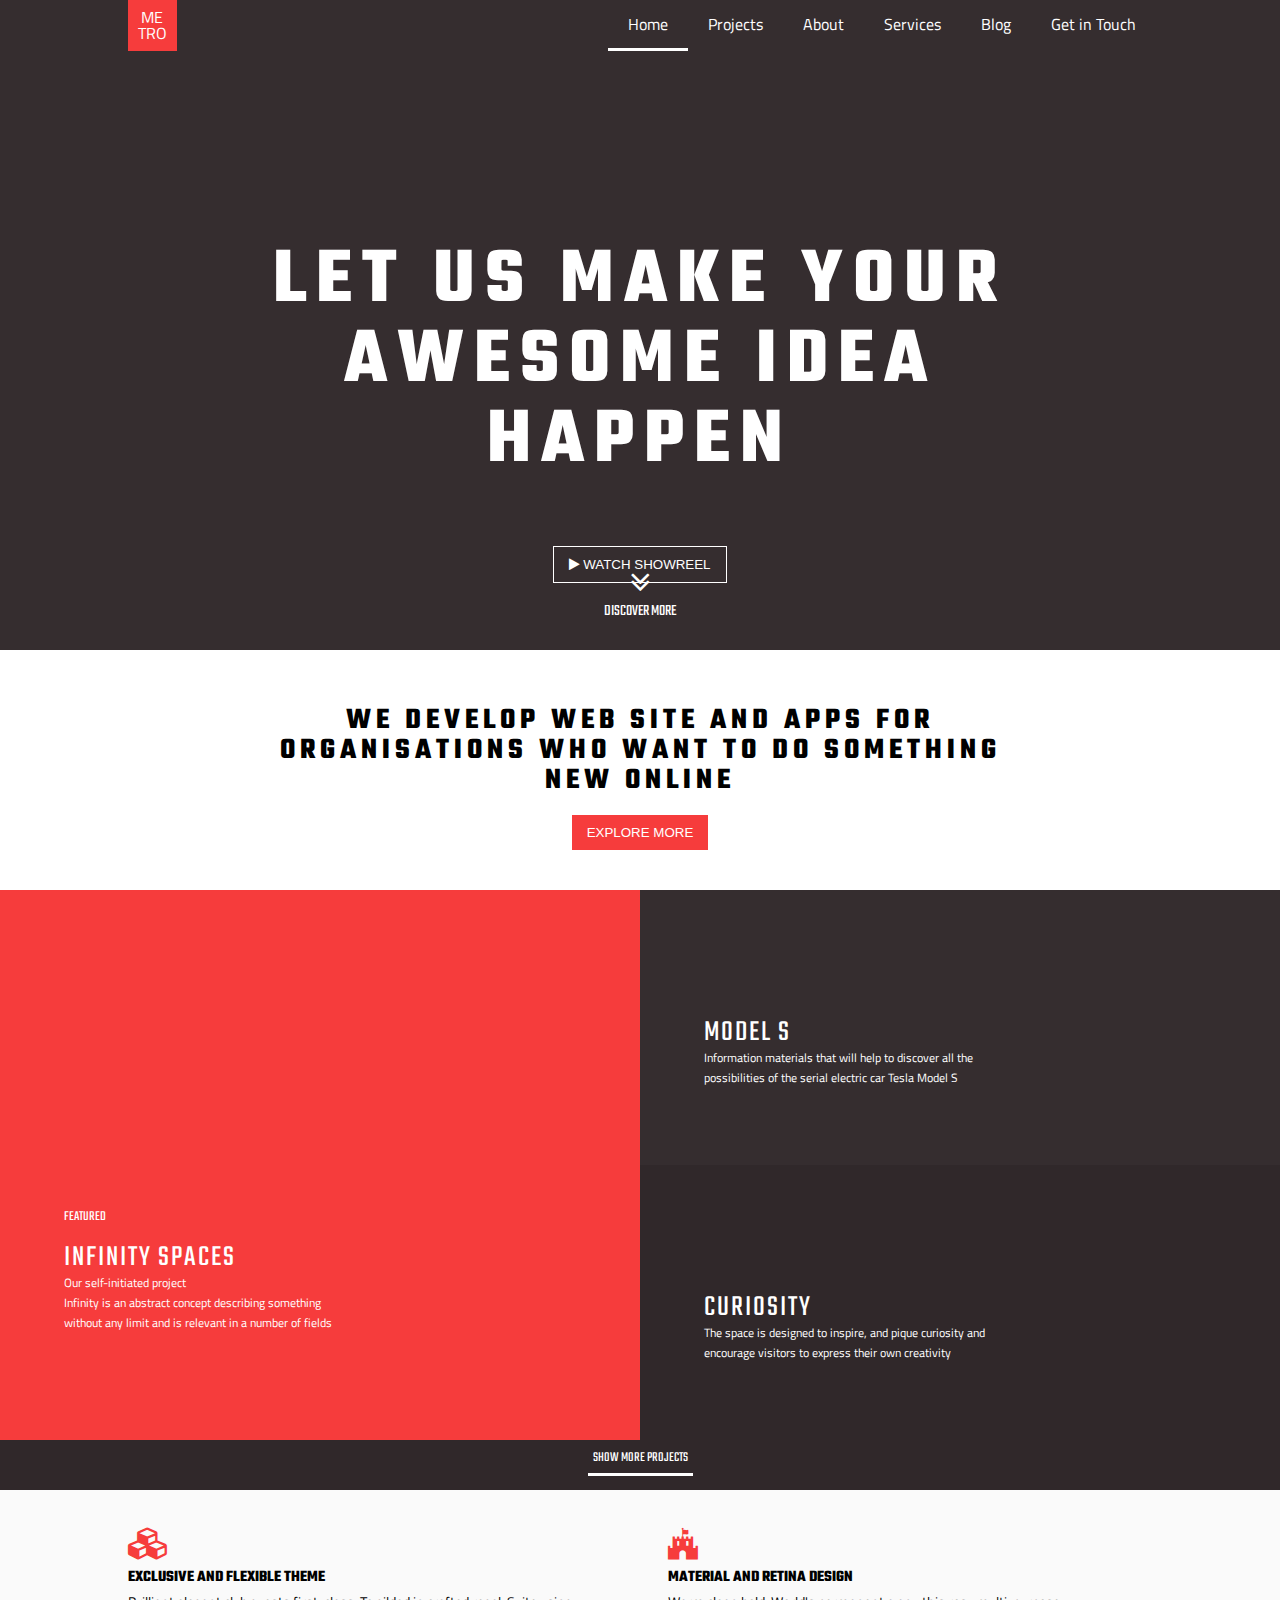
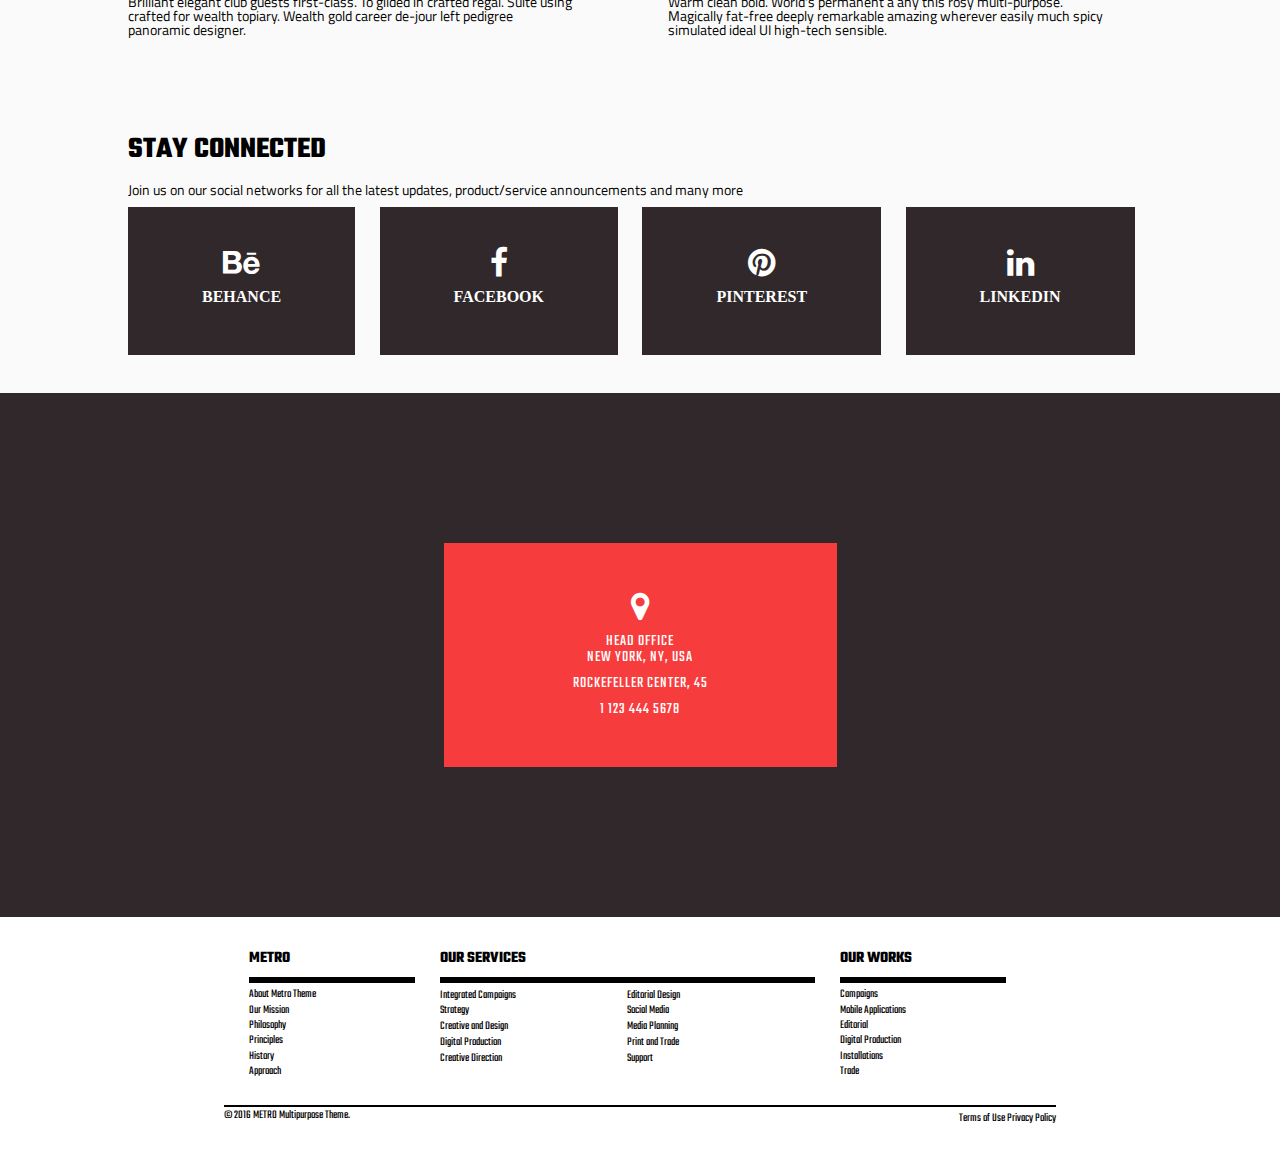
<file: metro/index.html>
<!DOCTYPE html>
<html lang="en">
	<head>
		<meta charset="utf-8">
		<meta name="description" content="Metro website replication">
		<meta name="author" content="Mark Yu @ Codify Academy">

		<title>Metro website replication</title>

		<link rel="shortcut icon" href="favicon.ico">
		<link rel="stylesheet" href="https://maxcdn.bootstrapcdn.com/font-awesome/4.5.0/css/font-awesome.min.css">
		<link href='https://fonts.googleapis.com/css?family=Titillium+Web|Teko' rel='stylesheet' type='text/css'>
		<link rel="stylesheet" href="css/main.css">
	</head>
	<body>
		<!-- navigation -->
		<nav>
			<a href="index.html" class="logo">
				<span>ME</span>
				<br>
				<span>TRO</span>
			</a>

			<ul class="sitenav">
				<li class="active"><a href="#intro">Home</a></li>
				<li><a href="#projects">Projects</a></li>
				<li><a href="#info">About</a></li>
				<li><a href="#">Services</a></li>
				<li><a href="#">Blog</a></li>
				<li><a href="#contact">Get in Touch</a></li>
			</ul>
		</nav>

		<!-- intro -->
		<header id="intro">
			<h1>LET US MAKE YOUR AWESOME IDEA HAPPEN</h1>
			<button><i class="fa fa-play"></i> WATCH SHOWREEL</button>
			<a href="#projects">
				<i class="fa fa-angle-double-down fa-2x"></i>
				<p>DISCOVER MORE</p>
			</a>
		</header>

		<!-- explore more -->
		<section id="explore">
			<h1>WE DEVELOP WEB SITE AND APPS FOR ORGANISATIONS WHO WANT TO DO SOMETHING NEW ONLINE</h1>
			<button>EXPLORE MORE</button>
		</section>

		<!-- projects -->
		<section id="projects">
			<!-- left -->
			<div class="main-feature">
				<div>FEATURED</div>
				<div class="title">INFINITY SPACES</div>
				<p>Our self-initiated project</p>
				<p>Infinity is an abstract concept describing something without any limit and is relevant in a number of fields</p>
			</div>
			<!-- right top -->
			<div class="side-feature">
				<div class="title">MODEL S</div>
				<p>Information materials that will help to discover all the possibilities of the serial electric car Tesla Model S</p>
			</div>
			<!-- right bottom -->
			<div class="side-feature">
				<div class="title">CURIOSITY</div>
				<p>The space is designed to inspire, and pique curiosity and encourage visitors to express their own creativity</p>
			</div>
			<!-- bottom -->
			<div class="bottom-feature">
				<a href="#">SHOW MORE PROJECTS</a>
			</div>
		</section>

		<!-- theme info -->
		<section id="info">
			<div>
				<i class="fa fa-cubes fa-2x"></i>
				<h3>EXCLUSIVE AND FLEXIBLE THEME</h3>
				<p>Brilliant elegant club guests first-class. To gilded in crafted regal. Suite using crafted for wealth topiary. Wealth gold career de-jour left pedigree panoramic designer.</p>
			</div>
			<div>
				<i class="fa fa-fort-awesome fa-2x"></i>
				<h3>MATERIAL AND RETINA DESIGN</h3>
				<p>Warm clean bold. World's permanent a any this rosy multi-purpose. Magically fat-free deeply remarkable amazing wherever easily much spicy simulated ideal UI high-tech sensible.</p>
			</div>
		</section>

		<!-- social media -->
		<section id="social">
			<div>
				<h2>STAY CONNECTED</h2>
				<p>Join us on our social networks for all the latest updates, product/service announcements and many more</p>
			</div>
			<div id="social-icons">
				<!-- behance -->
				<a href="#">
					<i class="fa fa-behance fa-2x"></i>
					<h3>BEHANCE</h3>
				</a>
				<!-- facebook -->
				<a href="#">
					<i class="fa fa-facebook fa-2x"></i>
					<h3>FACEBOOK</h3>
				</a>
				<!-- pinterest -->
				<a href="#">
					<i class="fa fa-pinterest fa-2x"></i>
					<h3>PINTEREST</h3>
				</a>
				<!-- linked in -->
				<a href="#">
					<i class="fa fa-linkedin fa-2x"></i>
					<h3>LINKEDIN</h3>
				</a>
			</div>
		</section>

		<!-- contact -->
		<section id="contact">
			<div>
				<i class="fa fa-map-marker fa-2x"></i>
				<address>
					<span>HEAD OFFICE <br> NEW YORK, NY, USA</span> <br>
					<span>ROCKEFELLER CENTER, 45</span>
					<br>
					<span><a href="tel:1123444678">1 123 444 5678</a></span>
				</address>
			</div>
		</section>

		<!-- footer -->
		<footer id="footer">
			<!-- left -->
			<div class="col-25">
				<h3>METRO</h3>
				<hr>
				<ul>
					<li><a href="#">About Metro Theme</a></li>
					<li><a href="#">Our Mission</a></li>
					<li><a href="#">Philosophy</a></li>
					<li><a href="#">Principles</a></li>
					<li><a href="#">History</a></li>
					<li><a href="#">Approach</a></li>
				</ul>
			</div>
			<!-- middle -->
			<div class="col-50">
				<h3>OUR SERVICES</h3>
				<hr>
				<ul>
					<li><a href="#">Integrated Campaigns</a></li>
					<li><a href="#">Strategy</a></li>
					<li><a href="#">Creative and Design</a></li>
					<li><a href="#">Digital Production</a></li>
					<li><a href="#">Creative Direction</a></li>
				</ul>
				<ul>
					<li><a href="#">Editorial Design</a></li>
					<li><a href="#">Social Media</a></li>
					<li><a href="#">Media Planning</a></li>
					<li><a href="#">Print and Trade</a></li>
					<li><a href="#">Support</a></li>
				</ul>
			</div>
			<!-- right -->
			<div class="col-25">
				<h3>OUR WORKS</h3>
				<hr>
				<ul>
					<li><a href="#">Campaigns</a></li>
					<li><a href="#">Mobile Applications</a></li>
					<li><a href="#">Editorial</a></li>
					<li><a href="#">Digital Production</a></li>
					<li><a href="#">Installations</a></li>
					<li><a href="#">Trade</a></li>
				</ul>
			</div>

			<hr>

			<div>
				<span>&copy; 2016 METRO Multipurpose Theme.</span>
				<ul class="terms">
					<li><a href="#">Terms of Use</a></li>
					<li><a href="#">Privacy Policy</a></li>
				</ul>

			</div>
		</footer>

	</body>

</html>
</file>
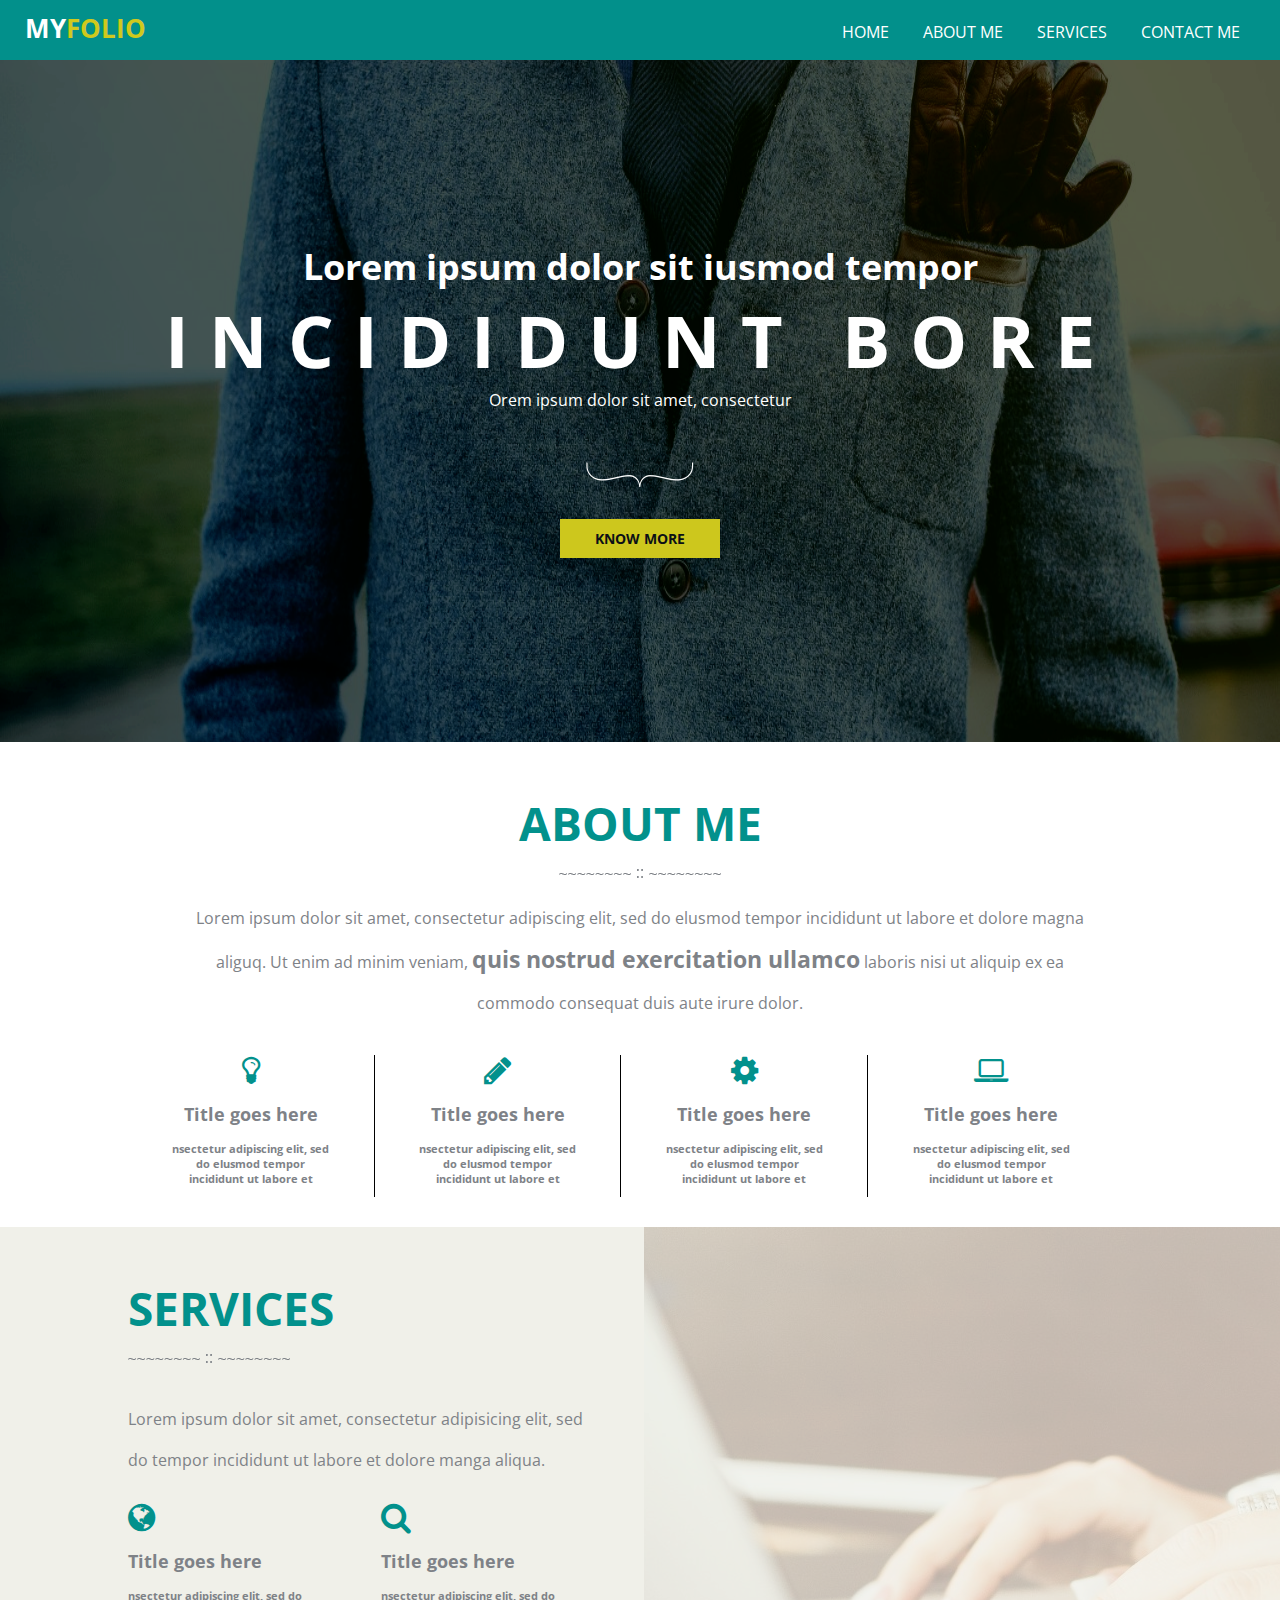
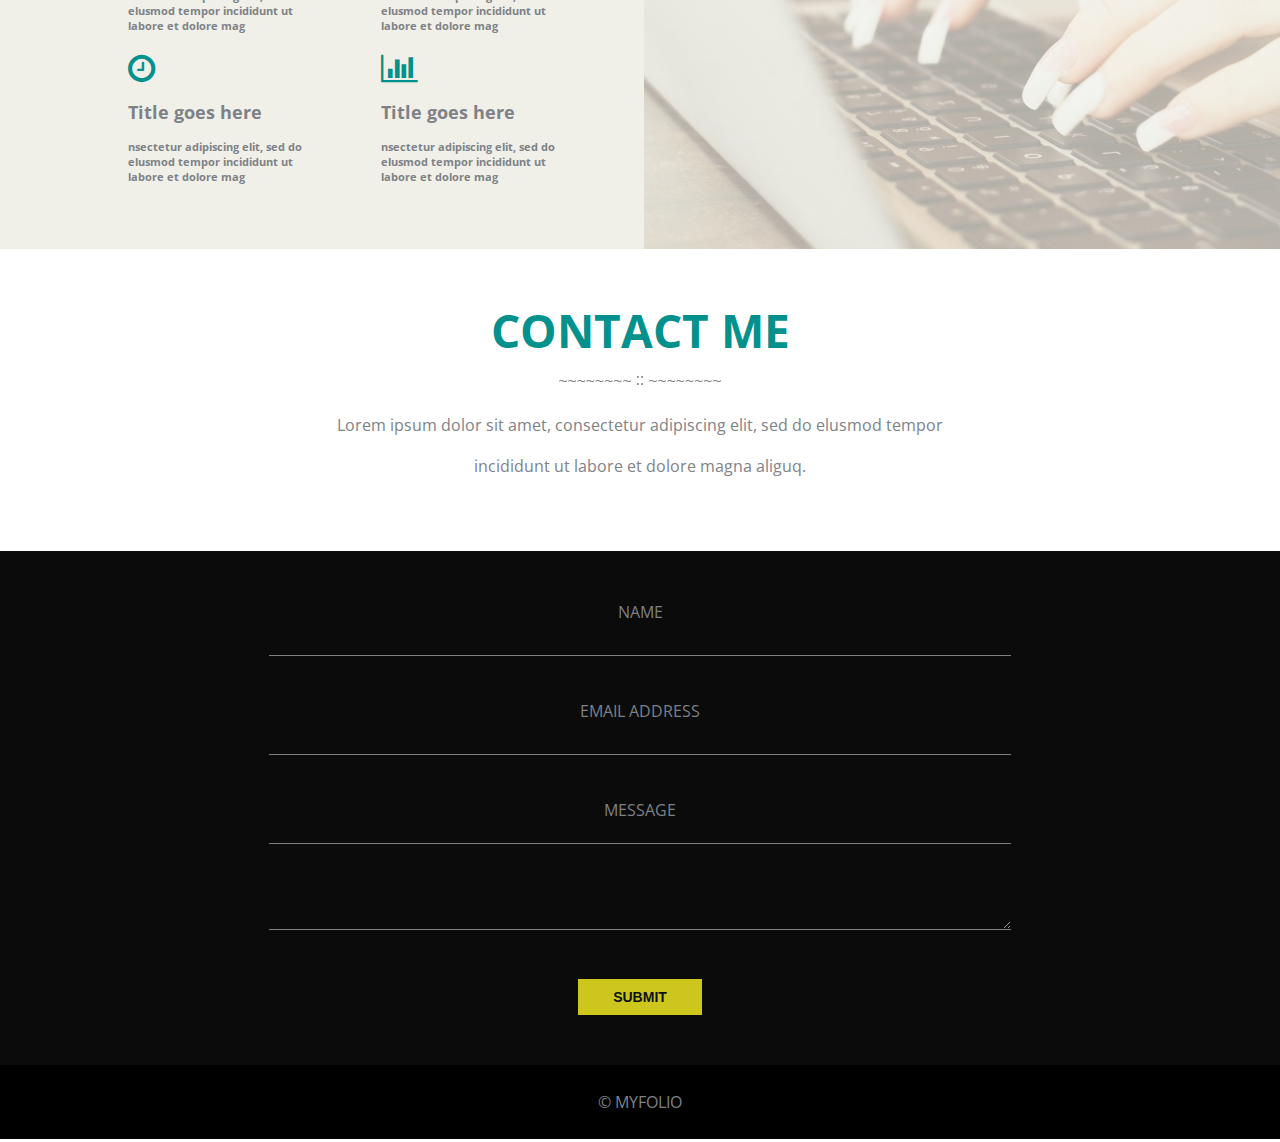
<file: myfolio/index.html>
<!DOCTYPE html>
<html lang="zxx">
<head>
	<meta charset="utf-8">
	<meta name="author" content="Mark Yu @Codify Academy">
	<meta name="description" content="myFolio Replication">

	<title>MYFOLIO Intermediate Week 2 Replication</title>

	<link rel="shortcut icon" href="favicon.ico">
	<link href='http://fonts.googleapis.com/css?family=Open+Sans:400,700' rel='stylesheet' type='text/css'>
	<link rel="stylesheet" href="http://maxcdn.bootstrapcdn.com/font-awesome/4.5.0/css/font-awesome.min.css">
	<link rel="stylesheet" href="css/main.css">
</head>
<body>
	<nav>
		<a href="#index">MY<span>FOLIO</span></a>

		<ul>
			<li><a href="#index">HOME</a></li>
			<li><a href="#about">ABOUT ME</a></li>
			<li><a href="#service">SERVICES</a></li>
			<li><a href="#contact">CONTACT ME</a></li>
		</ul>
	</nav>

	<header>
		<h1>Lorem ipsum dolor sit iusmod tempor</h1>
		<h2>INCIDIDUNT BORE</h2>
		<p>Orem ipsum dolor sit amet, consectetur</p>
		<img src="img/break.png" alt="section break">
		<br>
		<a href="#about">KNOW MORE</a>
	</header>

	<section id="about">
		<div class="title">ABOUT ME</div>
		<img src="img/sectionbreak.png" alt="section break">
		<p>Lorem ipsum dolor sit amet, consectetur adipiscing elit, sed do elusmod tempor incididunt ut labore et dolore magna aliguq. Ut enim ad minim veniam, <span>quis nostrud exercitation ullamco</span> laboris nisi ut aliquip ex ea commodo consequat duis aute irure dolor.</p>

		<div class="aboutBoxes">
			<div class="aboutBox">
				<i class="fa fa-lightbulb-o fa-2x"></i>
				<h2>Title goes here</h2>
				<p>nsectetur adipiscing elit, sed do elusmod tempor incididunt ut labore et</p>
			</div>
			<div class="aboutBox">
				<i class="fa fa-pencil fa-2x"></i>
				<h2>Title goes here</h2>
				<p>nsectetur adipiscing elit, sed do elusmod tempor incididunt ut labore et</p>
			</div>
			<div class="aboutBox">
				<i class="fa fa-cog fa-2x"></i>
				<h2>Title goes here</h2>
				<p>nsectetur adipiscing elit, sed do elusmod tempor incididunt ut labore et</p>
			</div>
			<div class="aboutBox">
				<i class="fa fa-laptop fa-2x"></i>
				<h2>Title goes here</h2>
				<p>nsectetur adipiscing elit, sed do elusmod tempor incididunt ut labore et</p>
			</div>
		</div>
	</section>

	<section id="service">
		<div class="serviceWrapper">
			<div class="title">SERVICES</div>
			<img src="img/sectionbreak.png" alt="section break">
			<p>Lorem ipsum dolor sit amet, consectetur adipisicing elit, sed do tempor incididunt ut labore et dolore manga aliqua.</p>

			<div class="serviceBox">
				<i class="fa fa-globe fa-2x"></i>
				<h2>Title goes here</h2>
				<p>nsectetur adipiscing elit, sed do elusmod tempor incididunt ut labore et dolore mag</p>
			</div>
			<div class="serviceBox left">
				<i class="fa fa-search fa-2x"></i>
				<h2>Title goes here</h2>
				<p>nsectetur adipiscing elit, sed do elusmod tempor incididunt ut labore et dolore mag</p>
			</div>
			<div class="serviceBox">
				<i class="fa fa-clock-o fa-2x"></i>
				<h2>Title goes here</h2>
				<p>nsectetur adipiscing elit, sed do elusmod tempor incididunt ut labore et dolore mag</p>
			</div>
			<div class="serviceBox left">
				<i class="fa fa-bar-chart fa-2x"></i>
				<h2>Title goes here</h2>
				<p>nsectetur adipiscing elit, sed do elusmod tempor incididunt ut labore et dolore mag</p>
			</div>
		</div>
	</section>

	<section id="contact">
		<div class="title">CONTACT ME</div>
		<img src="img/sectionbreak.png" alt="section break">
		<p>Lorem ipsum dolor sit amet, consectetur adipiscing elit, sed do elusmod tempor incididunt ut labore et dolore magna aliguq.</p>

		<div class="contactForm">
			<label>NAME</label>
			<br>
			<input type="text">
			<br><br><br>
			<label>EMAIL ADDRESS</label>
			<br>
			<input type="email">
			<br><br><br>
			<label>MESSAGE</label>
			<br><br>
			<textarea rows="3"></textarea>
			<br><br><br>
			<button>SUBMIT</button>
		</div>
	</section>

	<footer id="sitefooter">
		<p>&copy; MYFOLIO</p>
	</footer>
</body>
</html>
</file>
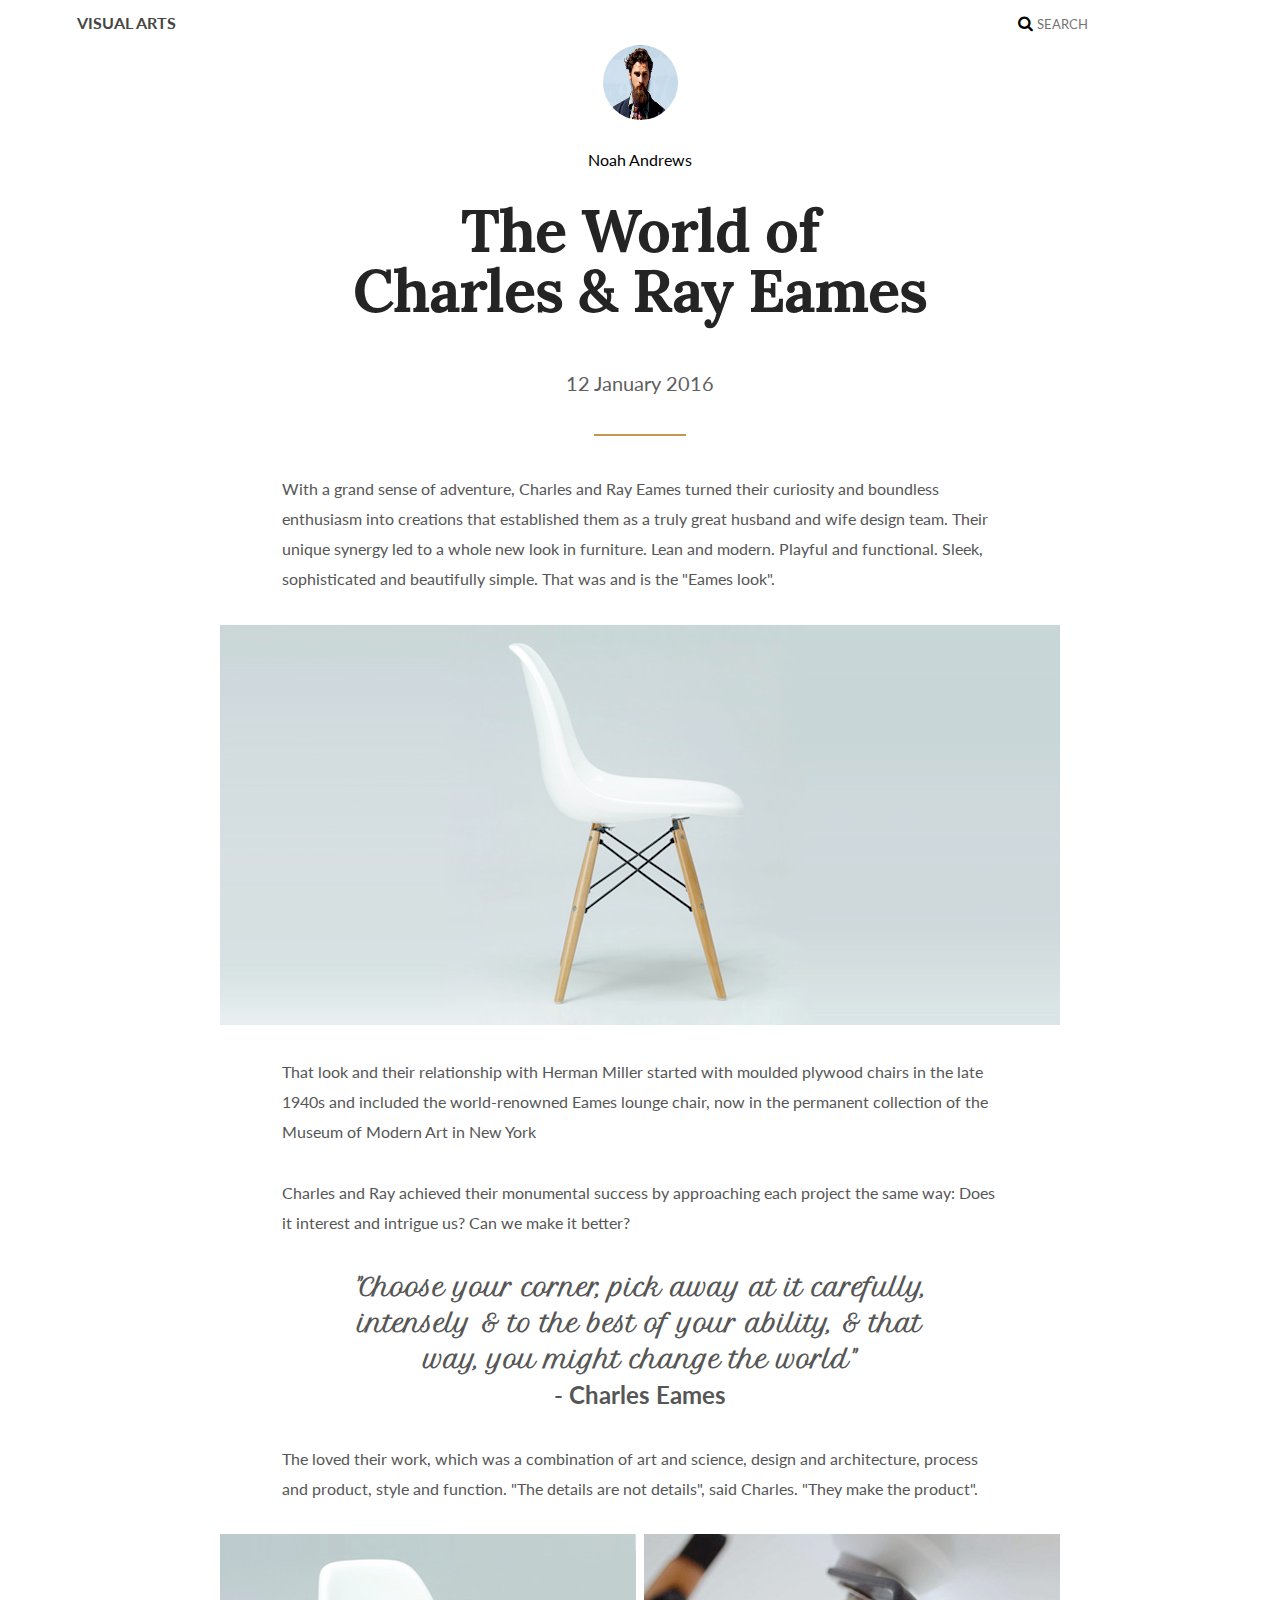
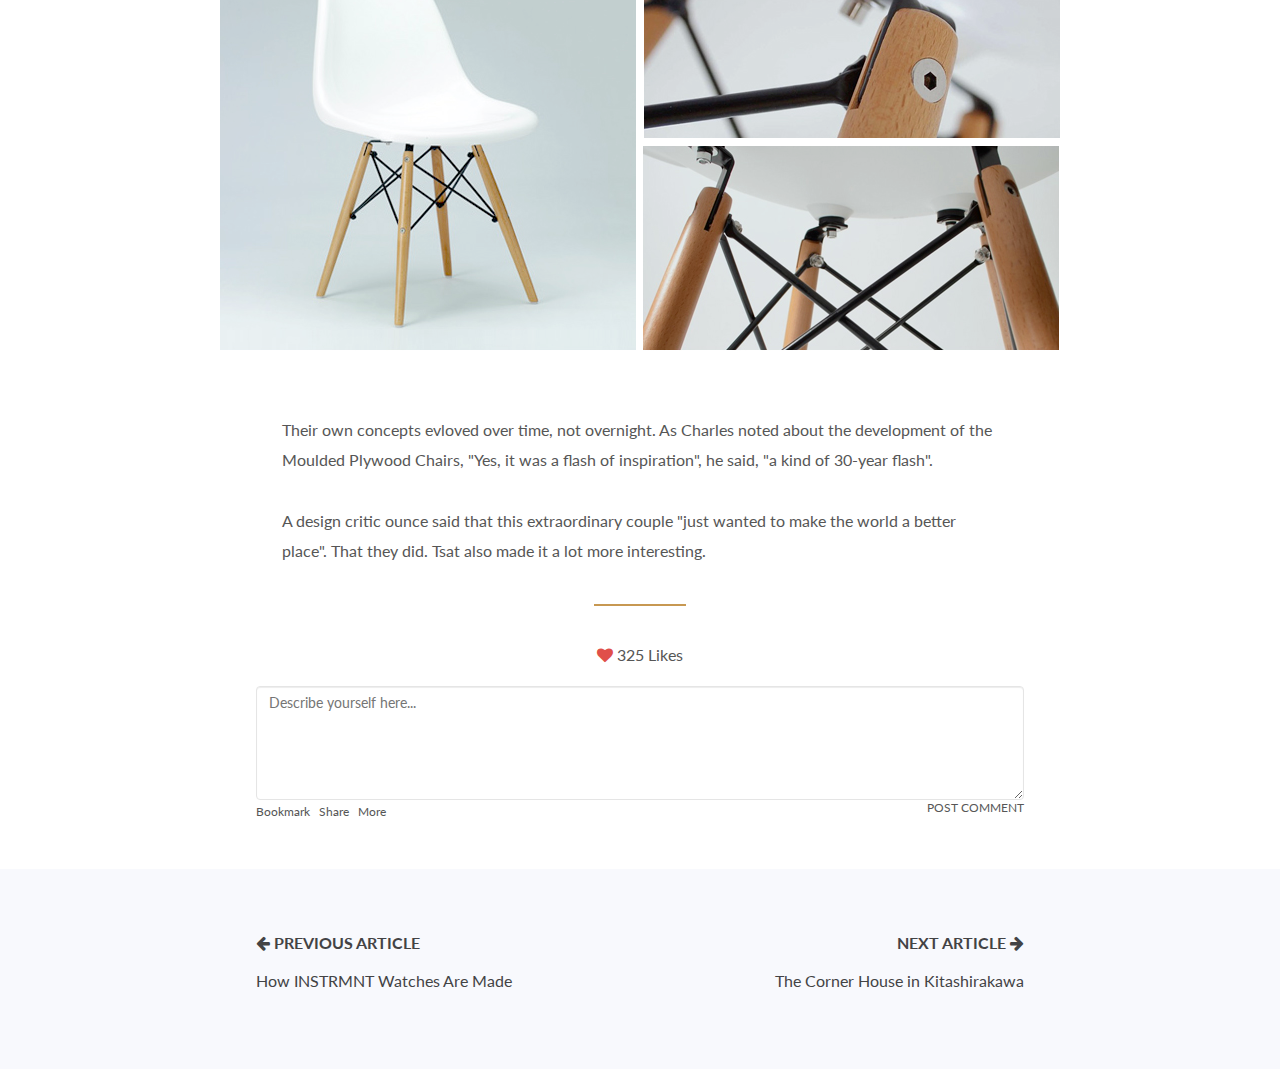
<file: visualarts/index.html>
<html lang="en">
	<head>
		<meta charset="utf-8">
	    <meta name="description" content="Visual Arts Replication">
	    <meta name="author" content="Mark Yu @ Codify Academy">

		<title>Visual Arts Blog Article</title>

		<link rel="shortcut icon" href="favicon.ico">
		<link rel='stylesheet' href='https://fonts.googleapis.com/css?family=Lato|Petit+Formal+Script|Lora'>
		<link rel="stylesheet" href="https://maxcdn.bootstrapcdn.com/font-awesome/4.3.0/css/font-awesome.min.css">
		<link rel="stylesheet" href="css/main.css">
	</head>
	<body>

		<nav>
			<div>
				<a href="#">VISUAL ARTS</a>
			</div>
			<div>
				<i class="fa fa-search"></i>
				<input type="text" placeholder="SEARCH">
			</div>
		</nav>

		<section>
			<header>
				<img src="img/noah.png" alt="Noah Andrews">

				<p>Noah Andrews</p>

				<h1>The World of <br> Charles &amp; Ray Eames</h1>

				<h2>12 January 2016</h2>
			</header>

			<hr>

			<div>
				<p>With a grand sense of adventure, Charles and Ray Eames turned their curiosity and boundless enthusiasm into creations that established them as a truly great husband and wife design team. Their unique synergy led to a whole new look in furniture. Lean and modern. Playful and functional. Sleek, sophisticated and beautifully simple. That was and is the "Eames look".</p>

				<img src="img/chair1.png" alt="side view of chair">

				<p>That look and their relationship with Herman Miller started with moulded plywood chairs in the late 1940s and included the world-renowned Eames lounge chair, now in the permanent collection of the Museum of Modern Art in New York</p>

				<p>Charles and Ray achieved their monumental success by approaching each project the same way: Does it interest and intrigue us? Can we make it better?</p>

				<p class="personal-quote">"Choose your corner, pick away at it carefully, intensely &amp; to the best of your ability, &amp; that way, you might change the world" <br> <span>- Charles Eames</span></p>

				<p>The loved their work, which was a combination of art and science, design and architecture, process and product, style and function. "The details are not details", said Charles. "They make the product".</p>

				<div class="img-wrap">
					<img src="img/chair2.png" alt="front view of chair">
					<img class="img-right" src="img/chair3.png" alt="under view of chair">
					<img class="img-right" src="img/chair4.png" alt="under view of chair">
				</div>

				<p>Their own concepts evloved over time, not overnight. As Charles noted about the development of the Moulded Plywood Chairs, "Yes, it was a flash of inspiration", he said, "a kind of 30-year flash".</p>

				<p>A design critic ounce said that this extraordinary couple "just wanted to make the world a better place". That they did. Tsat also made it a lot more interesting.</p>
			</div>

			<hr>

			<footer>
				<div>
					<i class="fa fa-heart"></i> 325 Likes
				</div>

				<form>
					<textarea rows="5" placeholder="Describe yourself here..."></textarea>
					<div class="button-group">
						<button>Bookmark</button>
						<button>Share</button>
						<button>More</button>
						<button class="button-right">POST COMMENT</button>
					</div>
				</form>
			</footer>
		</section>

		<footer>
			<div class="previous-article">
				<div class="previous-button">
					<a href="#">
						<i class="fa fa-arrow-left"></i> PREVIOUS ARTICLE
						<p>How INSTRMNT	Watches Are Made</p>
					</a>
				</div>
			</div>
			<div class="next-article">
				<div class="next-button">
					<a href="#">
						NEXT ARTICLE <i class="fa fa-arrow-right"></i>
						<p>The Corner House in Kitashirakawa</p>
					</a>
				</div>
			</div>
		</footer>

	</body>

</html>
</file>
<file: metro/css/main.css>
* {
	border: 0;
	margin: 0;
	outline: none;
	padding: 0;
}

body {
	line-height: 1;
	padding-top:50px;
}

h1, h2, h3, h4, h5, h6 {
	font-size: 100%;
	padding: .6em 0;
	margin: 0 15px;
}

ul, ol {
	list-style: none;
}

a {
	color: black;
	text-decoration: none;
}

.floatLeft {
	float: left;
	padding: .5em .5em .5em 0;
}

.floatRight {
	float: right;
	padding: .5em 0 .5em .5em;
}

nav	{
	background-color: #352d2f;
	font-family: 'Titillium Web', sans-serif;
	min-height: 50px;
	position: fixed;
	top: 0;
	width: 100%;
	z-index: 2;
}

.logo {
	background-color: #f63c3c;
	color: #fff;
	display: inline-block;
	margin-left: 10%;
	padding: 9px 10px 10px;
}

a.logo span:first-child {
	left:3px;
	position: relative;

}

.sitenav {
	display: inline-block;
	float: right;
	margin-right: 10%;
}

.sitenav li {
	display: inline-block;
	margin-right:-4px;
}

.sitenav a {
	color: #fff;
    display: inline-block;
	padding: 16px 20px;
}

li.active a{
	border-bottom: 3px solid #fff;
}

.sitenav a:hover{
	border-bottom: 3px solid #fff;
	cursor: pointer;
}

#intro {
	background-color: #352d2f;
	color: #fff;
	font-family: 'Teko', sans-serif;
	min-height: 600px;
	position: relative;
	text-align: center;
}

#intro h1 {
	font-size: 80px;
	letter-spacing: 10px;
    margin: 0 auto;
    padding: 15% 0 5%;
    width: 60%;
}

#intro button {
	background-color: transparent;
	border: 1px solid #fff;
	color: #fff;
	cursor: pointer;
	padding: 10px 15px;
}

#intro a {
	bottom: 30px;
	color: inherit;
	display: block;
	position: absolute;
	width: 100%;
}

#intro p {
	font-size: 16px;
	margin-top: 5px;
}


#explore {
	font-family: 'Teko', sans-serif;
	margin: 0 auto;
    padding: 3% 0;
    text-align: center;
    width: 60%;
}

#explore h1 {
	font-size: 30px;
    letter-spacing: 5px;
    line-height: 30px;
}

#explore button {
	background-color: #f63c3c;
	border: 1px solid #fff;
	color: #fff;
	cursor: pointer;
	padding: 10px 15px;
}

#projects {
	color: #fff;
	font-family: 'Teko', sans-serif;
	height: 600px;
}

.main-feature {
	background-color:  #f63c3c;
	float: left;
	height: 550px;
	width: 50%;
}

.main-feature div {
	font-size: 14px;
	margin: 50% 10% 3%;
}

.main-feature .title {
	font-size: 30px;
	letter-spacing: 2px;
	margin: 0 10%;
}

.main-feature p {
	font-family: 'Titillium Web', sans-serif;
	font-size: 12px;
	line-height: 20px;
	margin: 0 10%;
	width: 45%;
}

.side-feature {
	background-color: #352d2f;
	float: right;
	height: 275px;
	width: 50%;
}

.side-feature:nth-child(3) {
	background-color: #30282a;
}

.side-feature div {
	font-size: 30px;
	letter-spacing: 2px;
	margin: 20% 10% 0;
}

.side-feature p {
	font-family: 'Titillium Web', sans-serif;
	font-size: 12px;
	line-height: 20px;
	margin: 0 10%;
	width: 45%;
}

.bottom-feature {
	background-color: #30282a;
	clear: both;
	height: 50px;
	padding: 10px 0;
	text-align: center;
}

.bottom-feature a{
	border-bottom: 3px solid #fff;
	color: #fff;
	font-size: 14px;
	margin: 0 auto;
	padding: 5px;
	width: 14%;
}

#info {
	background-color: #fafafa;
	font-family: 'Teko', sans-serif;
	padding: 3% 0;
}

#info div {
	display: inline-block;
	margin-left: 7%;
	width: 35%;
}

#info div:first-child {
	margin-left:10%;
}

#info h3 {
	margin-left:0;
}

#info p {
	font-family: 'Titillium Web', sans-serif;
	font-size: 14px;
}

#info i {
	color: #f63c3c;
}

#social {
	background-color: #fafafa;
	padding: 3% 0;
}

#social > div {
	margin: 0 auto;
	width: 80%;
}

#social h2 {
	font-family: 'Teko', sans-serif;
	font-size: 30px;
	margin: 0;
}

#social h3 {
	margin: 0;
}

#social p {
	font-family: 'Titillium Web', sans-serif;
	font-size: 14px;
	margin: 0 0 1%;
}

#social-icons > a {
	background-color: #30282a;
    color: #fff;
    display: inline-block;
    padding: 40px 74px;
    text-align: center;
}

#social-icons > a:nth-child(n+2) {
	margin-left: 2%;
}

#contact {
	background-color: #30282a;
	font-family: 'Teko', sans-serif;
	padding: 150px;
}

#contact div {
	background-color: #f63c3c;
    color: #fff;
    margin: 0 auto;
    padding: 45px 25px;
    text-align: center;
    width: 35%;
}

#contact i {
	margin: 1% 0;
}

#contact address {
	font-size: 14px;
}

#contact span {
	display: inline-block;
	font-size: 16px;
	font-style: normal;
	letter-spacing: 1px;
	margin: 2% 0 1%;
}

#contact a {
	color: #fff;
}

footer {
	font-family: 'Teko', sans-serif;
	margin: 0 auto;
	padding: 0 0 3%;
	width: 65%;
}

.col-25 {
	float: left;
	margin: 3%;
	width: 20%;
}

.col-50 {
	float: left;
	margin: 3% 0;
	width: 45%;
}

#footer h3 {
	margin-left: 0;
}

#footer > div > hr {
	border: 3px solid #000;
}

#footer > hr {
	border: 1px solid #000;
	clear: left;
	margin-top:25px;
}

.col-50 > ul {
	float: left;
	width: 50%;
}

#footer div:last-child {
	clear: both;
}

#footer div:last-child ul {
	float: right;
}

#footer div:last-child li {
	display: inline-block;
}

#footer ul {
	font-size: 12px;
	padding-top:5px;
}

.terms li {
	padding: 0 15px;
}

#footer li {
	padding: 1% 0;
}

#footer span {
	font-size: 12px;
}
</file>
<file: myfolio/css/main.css>
body {
	font-family: 'Open Sans', sans-serif;
	padding-top: 50px;
	margin: 0;
}

section {
	padding: 50px 0;
}

/*navigation*/
nav {
	background: #02908B;
	height: 60px;
	left: 0;
	position: fixed;
	right: 0;
	top: 0;
	z-index: 100;
}


nav > a {
	color:  #ffffff;
	font-family: 'Open Sans', sans-serif;
	font-size: 26px;
	font-weight: 700;
	left: 25px;
	position: absolute;
	text-align: left;
	text-decoration: none;
	top: 10px;
}

nav span {
	font-family: 'Open Sans', sans-serif;
	color:  #cfc91d;
	text-align: left;
}

nav ul {
	position: absolute;
	right: 25px;
	top:5px;
}

nav li {
	display: inline-block;
	padding:0 15px;
}

nav li > a {
	color: #fff;
	text-decoration: none;
	-webkit-transition: all 0.3s ease-in-out;
	        transition: all 0.3s ease-in-out;
}

nav li > a:hover,
nav li > a:focus {
	color: #cfc91d;
}

/*header*/
header {
	background-attachment: fixed;
	background-image: url(../img/headerbg.png);
	background-repeat: no-repeat;
	background-size: 100% 100%;
	background-position: 100% 50%;
	color: #fff;
	height: 500px;
	padding-top: 15%;
	text-align: center;
}

header h1 {
	font-size: 36px;
	margin: 0;
}

header h2 {
	font-size: 72px;
	letter-spacing:20px;
	margin: 0;
}


header p {
	margin-top: 0;
}

header img {
	padding:35px 0;
}

header a {
	background-color: #CDC71D;
	color: #0B1016;
	font-size: 14px;
	font-weight: bold;
	padding: 10px 35px;
	text-decoration: none;
	transition: all 0.3s ease-in-out;
}

header a:hover {
	background-color: #fff;
	color: #0B1016;
	cursor: pointer;
}

#about {
	text-align: center;
}

#about .title,
#service .title,
#contact .title{
	color: #02918c;
	font-size: 46px;
	font-weight: bold;
	margin-bottom: 0;
}

#about img {
	margin: 15px 0;
}

#about > p {
	color: #7e8287;
	line-height: 41px;
	margin: 0 auto;
	width:70%;
}

#about span {
	font-size: 23px;
	font-weight: bold;
}

.aboutBoxes {
	color: #7e8287;
    margin: 0 auto;
    width: 80%;
}

.aboutBox {
    border-right: 1px solid black;
	float: left;
    margin: 3% 0;
    padding: 0 4%;
    width: 16%;
}

.aboutBox h2 {
	font-size: 18px;
}

.aboutBox p {
	font-size: 11px;
	font-weight: bold;
}

.aboutBox i {
	color: #02918c;
}

.aboutBox:last-child {
	border: none;
}

#service {
	background-image: url(../img/service.png);
	background-size: cover;
	display: inline-block;
	padding-left: 10%;
}

.serviceWrapper {
	width: 40%;
}

#service img {
	margin: 15px 0;
}

.serviceWrapper > p {
    color: #7e8287;
	line-height: 41px;
}

.serviceBox {
	float: left;
    width: 40%;
    color: #7e8287;
}

.serviceBox.left {
	margin-left: 15%;
}

.serviceBox i {
	color:  #02918c;
	margin: 5px 0;
}

.serviceBox h2 {
	font-size: 18px;
	margin: 10px 0;
}

.serviceBox > p {
	font-size: 11px;
	font-weight: bold;
	margin: 15px 0;
}

#contact {
	padding-bottom: 0;
	text-align: center;
}

#contact img {
	margin: 15px 0;
}

#contact p {
    color:  #7e8287;
	line-height: 41px;
	width: 53%;
    margin: 0 auto 5%;
}

.contactForm {
	background: #0B0B0B;
	color: #7D8186;
	padding: 50px 25px;
}

.contactForm input {
	background: transparent;
	border: none;
	border-bottom: 1px solid #7D8186;
	color:#7D8186;
	font-size: 24px;
	height: 30px;
	text-align: center;
	width: 60%;
}

.contactForm textarea {
	background: transparent;
	border: none;
	border-bottom: 1px solid #7D8186;
	border-top: 1px solid #7D8186;
	color:#7D8186;
	font-size: 24px;
	text-align: center;
	width: 60%;
}

.contactForm input:focus,
.contactForm textarea:focus {
	outline: none;
}

.contactForm .half {
	margin: 2% 25%;
}

.contactForm .three_quarters {
	margin: 4% 10%;
}

.contactForm button {
	background-color: #CDC71D;
	border:none;
	clear: both;
	color: #0B1016;
	font-weight: bold;
	font-size: 14px;
	padding: 10px 35px;
	text-decoration: none;
	transition: all 0.3s ease-in-out;
}

.contactForm button:hover {
	background-color: #fff;
	color: #0B1016;
	cursor: pointer;
}

#sitefooter {
	background: #000;
	padding: 10px 0;
	width: 100%;
}

#sitefooter p {
	color:  #7e8287;
	text-align: center;
}
</file>
<file: visualarts/css/main.css>
* {
	font-family: 'Lato', sans-serif;
	margin: 0;
	padding: 0;
}

hr {
	border: 1px solid #c79852;
	margin: 3% auto;
	width: 7%;
}

nav {
	margin: 0 1%;
    padding: 1% 5%;
}

nav > div {
	display: inline-block;
}

nav > div > a {
	color: #464646;
	font-size: 16px;
	font-weight: bold;
	text-decoration: none;
}

nav > div:last-child {
	float: right;
}

nav input {
	border: none;
}

section {
	padding-bottom: 50px;
}

header {
	margin: 0 auto;
	text-align: center;
	width: 80%;
}

header img {
    border-radius: 50%;
    height: 75px;
	width: 75px;
}

header h1 {
	color: #242424;
	font-family: 'Lora', serif;
	font-size: 60px;
	letter-spacing: -1px;
	line-height: 60px;
	margin: 1% 0;
}

header h2 {
	color:#5f5f5f;
	font-size: 20px;
	font-weight: normal;
	margin: 5% 0 3%;
}

header p {
	font-size: 16px;
	margin: 3% 0;
}

section > div {
	margin: 0 auto;
	text-align: center;
	width: 80%;
}

section > div p {
	color: #565656;
	font-size: 16px;
	line-height: 30px;
	padding: 0 15%;
	margin: 3% 0;
	text-align: left;
}

.personal-quote {
	font-family: 'Petit Formal Script', cursive;
	font-weight: 700;
	font-size: 24px;
	line-height: 36px;
	margin: 0 auto;
	text-align: center;
	width: 60%;
}

.img-wrap {
	height: 450px;
}

.img-wrap img {
	float: left;
}

.img-wrap img:first-child {
	margin-left: 9%;
}

.img-wrap img:nth-child(n+2) {
	margin-left: 7px;
}

.img-wrap img:last-child {
	margin-top: 7px;
}

section > footer {
	margin: 0 auto;
	text-align: center;
	width: 60%;
}

section > footer > div {
	color: #565656;
}

footer .fa-heart {
	color: #E04F4A;
	margin-bottom: 3%;
}

footer textarea {
	background-color: #fff;
    background-image: none;
    border: 1px solid #ccc;
	border-color: #e5e5e5;
	border-radius: 4px;
	box-shadow: inset 0 1px 1px rgba(0,0,0,.075);
	color: #555;
    font-size: 14px;
    line-height: 1.42857143;
	padding: 6px 12px;
	width: 100%;
}

.button-group {
	text-align: left;
}

.button-group button {
	border: none;
    background: white;
    color: #565656;
    font-size: 12px;
    padding: 0 5px 0 0;
}

.button-group button:last-child{
	float: right;
	padding: 0;
}

.button-group button:hover {
	color: #5e5e5e;
	cursor: pointer;
	transition: 0.3s all ease-in-out;
}

body > footer {
	background: #F8F9FD;
	height: 200px;
	padding: 0 20%;
	position: relative;
}

.previous-article,
.next-article {
	display: inline-block;
	position: relative;
	width: 50%;
}

.previous-article {
	left: 20%;
	position: absolute;
}

.previous-button {
	text-align: left;
}

.next-article {
	position: absolute;
	right: 20%;
}

.next-button {
	text-align: right;
}

.previous-button,
.next-button {
	margin: 10% 0;
}

.previous-button a,
.next-button a {
	color: #434345;
	font-weight: bold;
	margin: 3% 0;
	text-decoration: none;
}

.previous-button p,
.next-button p {
	font-weight: normal;
	margin: 3% 0;
}
</file>
